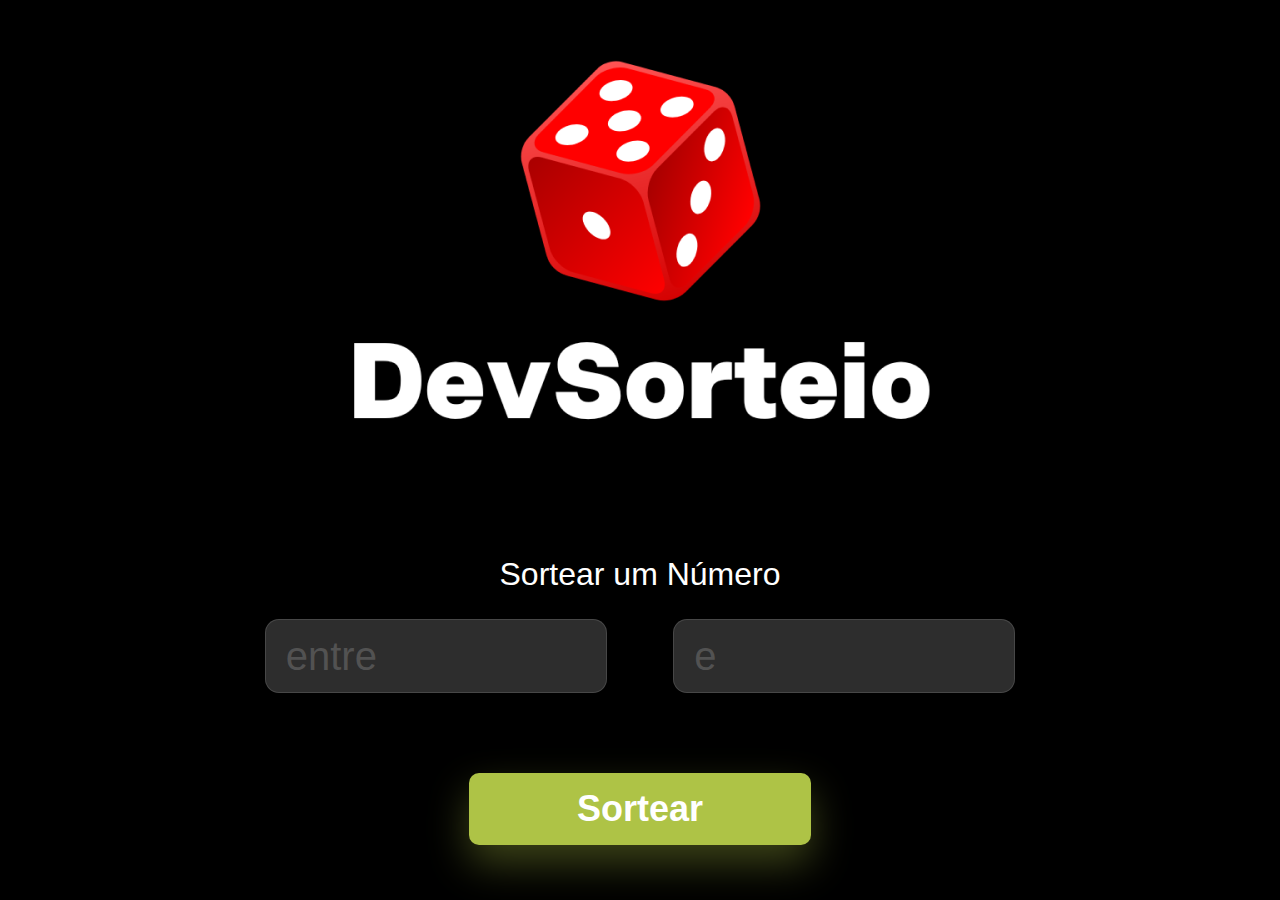
<file: index.html>
<!DOCTYPE html>
<html lang="pt-br">
<head>
    <meta charset="UTF-8">
    <meta name="viewport" content="width=device-width, initial-scale=1.0">
    <title>Dev-Sorteio</title>
    <link rel="stylesheet" href="style.css">
</head>
<body>
<img src="./assets/sort 1.png" alt="logo sorteio">

    <h2>Sortear um Número</h2>

    <div>
        <input placeholder="entre" class="input-min" type="number">
        <input placeholder="e" class="input-max" type="number">

        
    </div>

    <button onclick="generateNumber()">Sortear</button>
    
</body>

<script src="script.js"></script>

</html>
</file>
<file: style.css>
* {
    margin: 0;
    padding: 0;
    outline: none;
    box-sizing: border-box;
    font-family: Verdana, Geneva, Tahoma, sans-serif;
}

body {
    background: black;
    display: flex;
    align-items: center;
    justify-content: center;
    flex-direction: column;
    min-height: 100vh;
}


h2 {
    font-style: normal;
    font-weight: 400;
    font-size: 32px;
    line-height: 38px;
    color: white;
    margin-top: 126px;
    margin-bottom: 26px;
}

input {
    background: rgb(255, 255, 255, 0.25);
    border: 1px solid rgba(255, 255, 255, 0.2);
    border-radius: 14px;
    height: 74px;
    width: 342px;
    padding-left: 20px;
    font-weight: 500;
    font-size: 40px;
    line-height: 47px;
    color: white;
    opacity: 0.7;
}

.input-min {
    margin-right: 62px;
}

button {
    background: #aec346;
    box-shadow: 0px 18px 40px rgba(174, 195, 70, 0.35);
    border-radius: 10px;
    width: 342px;
    height: 72px;
    color: white;
    font-weight: 700;
    font-size: 36px;
    margin-top: 80px;
    border: none;
    cursor: pointer; 
   
   
}

button:hover {
    opacity: 0.9;
}

button:active {
    opacity: 0.8;

}
</file>
